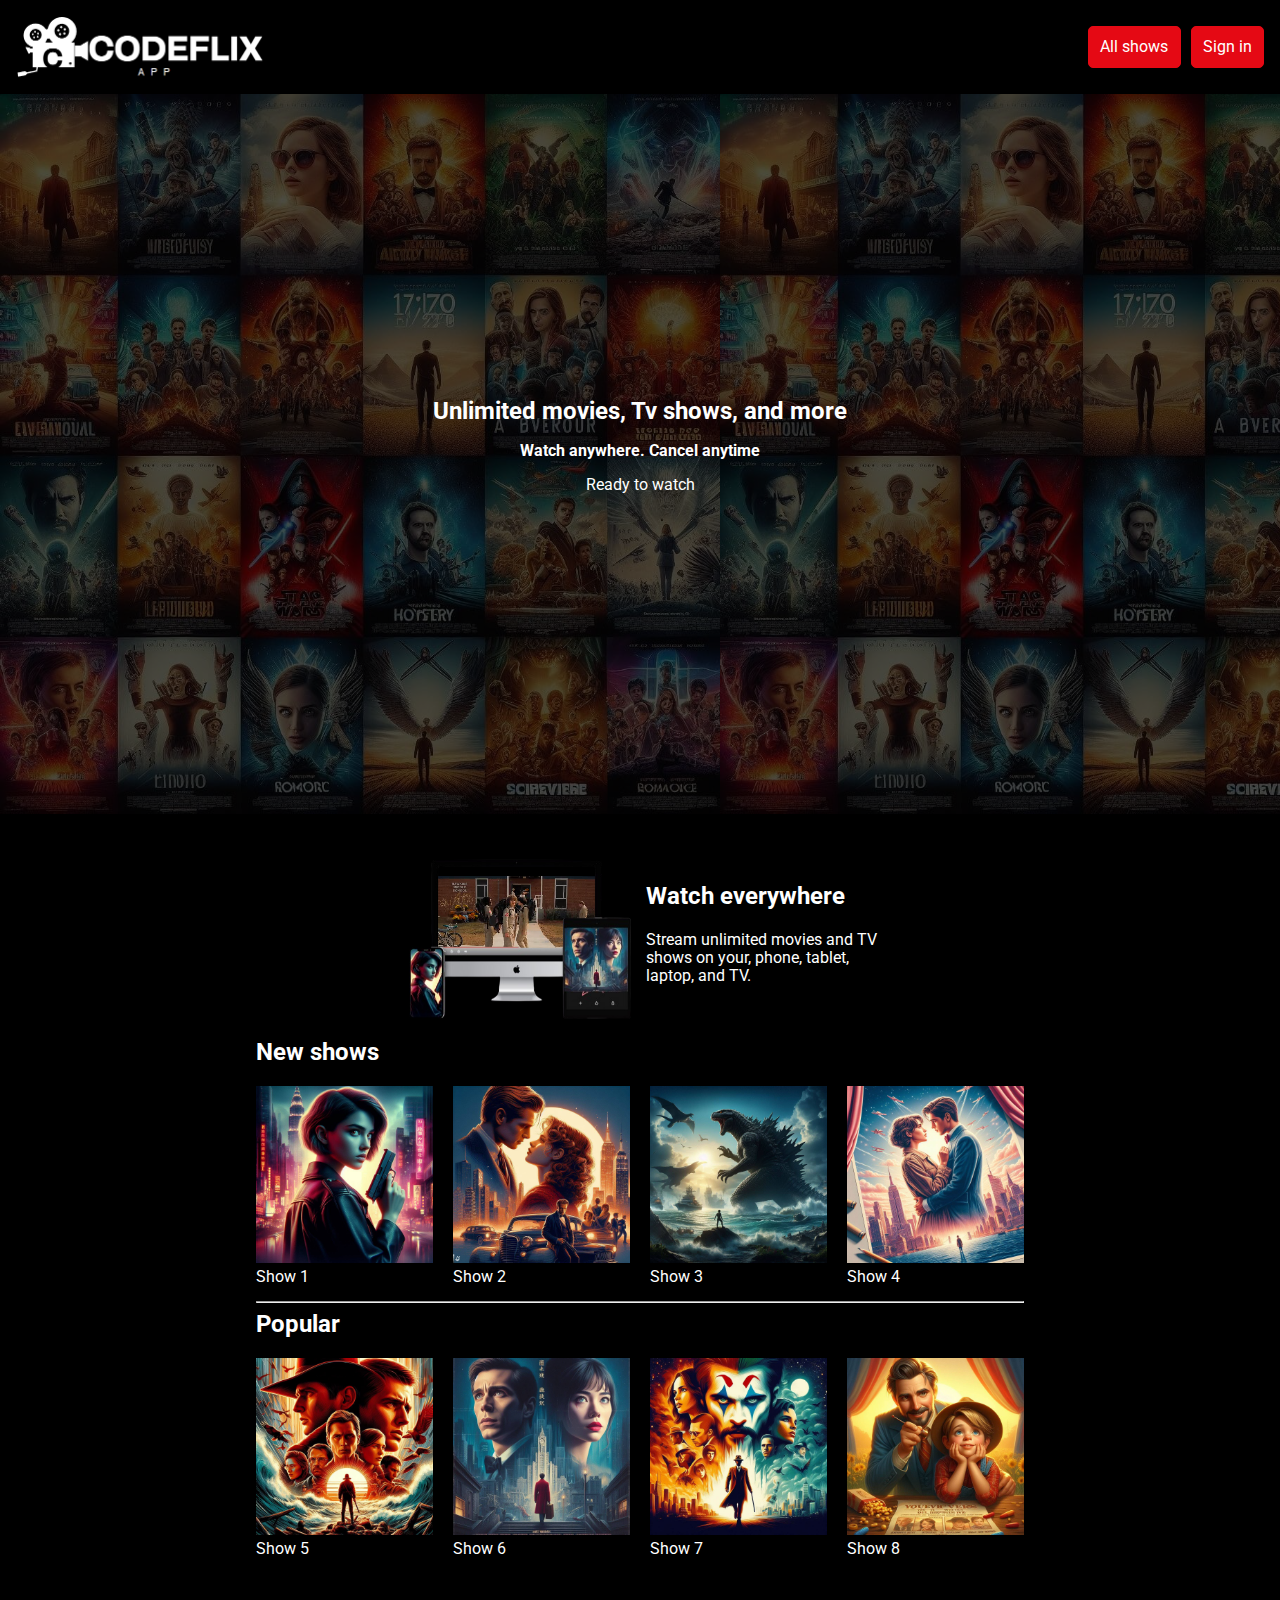
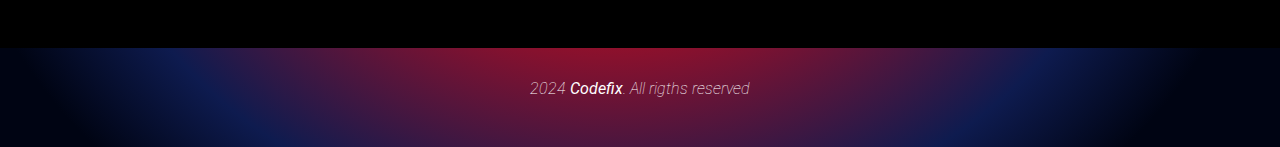
<file: index.html>
<!DOCTYPE html>
<html lang="en">
<head>
    <meta charset="UTF-8">
    <meta name="viewport" content="width=device-width, initial-scale=1.0">
    <title>Codeflix</title>
    <meta property ="og.title" content="Codeflix">
    <meta property ="og:description" content="Codeflix - Keepcoding HTML & CSS examples">
    <meta property ="og:image" content="https://github.com/KeepCodingWeb18/html-css/blob/main/assets/app/catalog.jpg?raw=true">
    <link rel="stylesheet" href="./styles/normalize.css"> <!--importante que siempre este al principio para que no sobreescriba otros estilos-->
    <link rel="stylesheet" href="./styles/common.css">
    <link rel="stylesheet" href="./styles/footer.css">
    <link rel="stylesheet" href="./styles/banner.css">
    <link rel="stylesheet" href="./styles/header.css">
    <link rel="stylesheet" href="./styles/componentes.css">
    <link rel="stylesheet" href="./styles/info.css">
    <link rel="stylesheet" href="./styles/shows.css">
    <link rel="preconnect" href="https://fonts.googleapis.com">
    <link rel="preconnect" href="https://fonts.gstatic.com" crossorigin>
    <link href="https://fonts.googleapis.com/css2?family=Roboto:ital,wght@0,100..900;1,100..900&display=swap" rel="stylesheet">
    <!-- 
    <style> 
     /*
    selector de id
    */
    #title{
        color: purple
    }
    /*
    selector de clase
    */
    p.white-bg {
        background-color: white;
    }
    .purple {
        color: purple !important;
    }
    /*
    selector de tag
    */
    p {
        color: red;
        background-color: black;
        color: white;
    }
    p{
        color: green;
    }
    

    </style>
    -->

    
</head>
<body class="main-bg">
    <header class="header">
        <img src="./assets/app/codeflix.png" alt="">
    <nav class="nav">
        <ul class="list">
            <li>
                <a class="btn hide" href="#title">All shows</a>
            </li>
            <li>
                <a class="btn" href="./signin.html">Sign in</a>
                <!--<a class="btn" href="https://google.com" target="_blank">Google</a>-->
            </li>
        </ul>
    </nav>
</header>
    <!--
    <h1 id="title">CodeFlix</h1> h1 solo uno por pagina. No tiene que ser siempre visible, se luede mostrar solo a lectores de paginas
    <h2>Shows</h2> --No saltar niveles
    <h3>Heading 3</h3>
    <hr> --cambia lo que estamos haciendo, es un corte, es un break de tema
    -->
    <section class="banner">
        <div class="image"></div>
        <div class="content">
            <p class="heading-1">Unlimited movies, Tv shows, and more</p>
            <p class="heading-2">Watch anywhere. Cancel anytime</p>
            <p>Ready to watch</p>
        </div>
    </section>
    <main class="main">
    <section class="info">
        <div>
            <h2 class="heading-2">Watch everywhere</h2>
            <p>Stream unlimited movies and TV shows on your, phone, tablet, laptop, and TV.</p>
        </div>
        <div class="assets">
            <video src="./assets/app/video-devices.m4v" muted autoplay loop></video>
            <img src="./assets/app/device-pile.png" alt="">
        </div>
    </section>
    <section class="all-shows">
        <section class="new-shows">
            <h2>New shows</h2>
            <ul class="list">
                <li>
                    <figure>
                        <img src="./assets/series/serie_1.jpg" alt="portada serie 1">
                        <figcaption>Show 1</figcaption>
                    </figure>
                </li>
                <li>
                    <figure>
                        <img src="./assets/series/serie_2.jpg" alt="portada serie 2">
                        <figcaption>Show 2</figcaption>
                    </figure>
                </li>
                <li>
                    <figure>
                        <img src="./assets/series/serie_3.jpg" alt="portada serie 3">
                        <figcaption>Show 3</figcaption>
                    </figure>
                </li>
                <li>
                    <figure>
                        <img src="./assets/series/serie_4.jpg" alt="portada serie 4">
                        <figcaption>Show 4</figcaption>
                    </figure>
                </li>
            </ul>
        </section>
        <hr>
        <section>
            <h2>Popular</h2>
            <ul class="list">
                <li>
                    <figure>
                        <img src="./assets/series/serie_5.jpg" alt="portada serie 5">
                        <figcaption>Show 5</figcaption>
                    </figure>
                </li>
                <li>
                    <figure>
                        <img src="./assets/series/serie_6.jpg" alt="portada serie 6">
                        <figcaption>Show 6</figcaption>
                    </figure>
                </li>
                <li>
                    <figure>
                        <img src="./assets/series/serie_7.jpg" alt="portada serie 7">
                        <figcaption>Show 7</figcaption>
                    </figure>
                </li>
                <li>
                    <figure>
                        <img src="./assets/series/serie_8.jpg" alt="portada serie 8">
                        <figcaption>Show 8</figcaption>
                    </figure>
                </li>
            </ul>
        </section>
    </section>
    </main>
    <footer class="footer">
        <p>2024 <strong>Codefix</strong>. All rigths reserved</p>
    </footer>
</body>
</html>
</file>
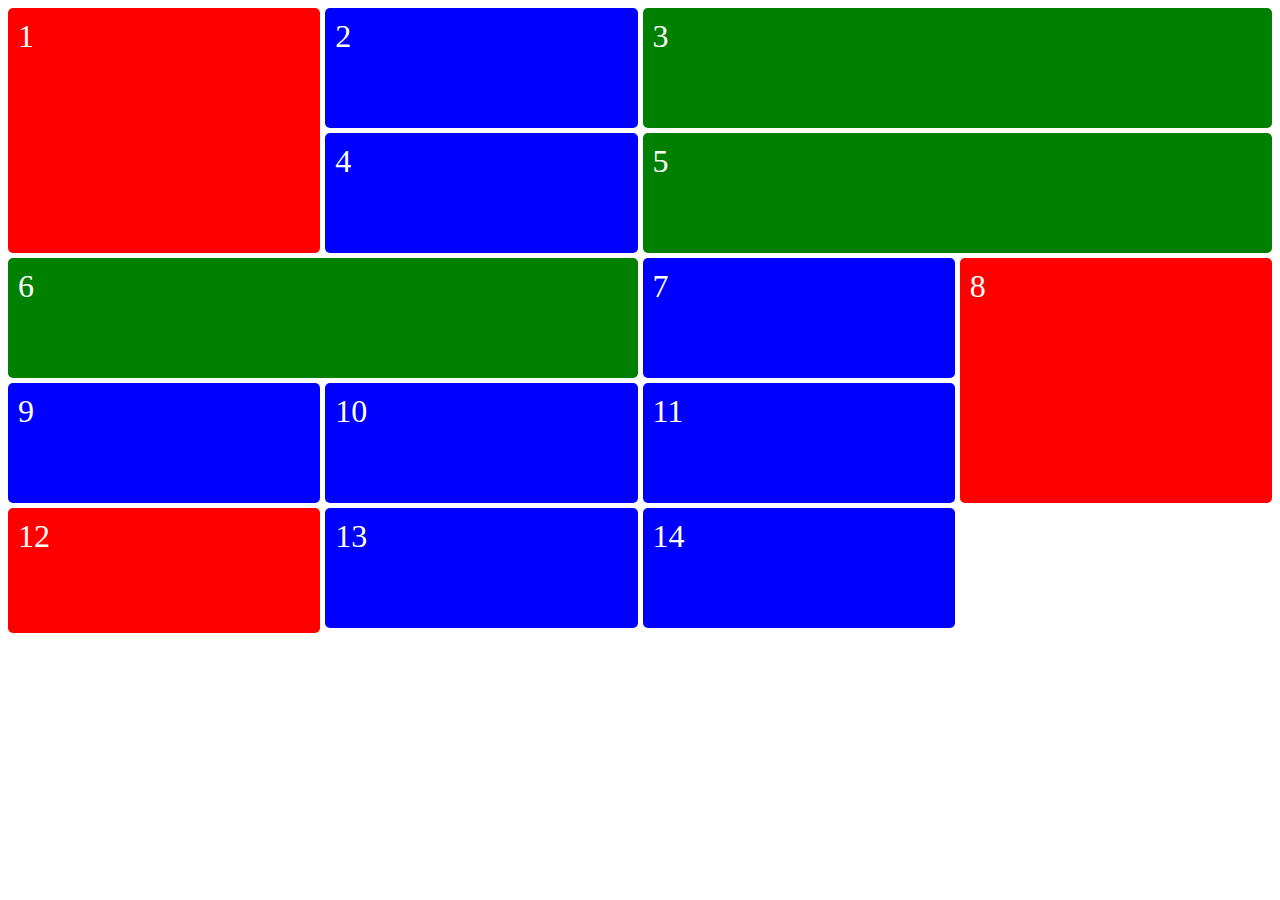
<file: advent.html>
<!DOCTYPE html>
<html lang="en">
<head>
    <meta charset="UTF-8">
    <meta name="viewport" content="width=device-width, initial-scale=1.0">
    <title>Advent</title>
    <style>
        .container {
            display: grid;
            grid-template-columns: repeat(4, 1fr);
            gap: 5px;
        }
        .item{
           background-color: blue;
           min-height: 100px;
           padding: 10px;
           border-radius: 5px; 
           color: white;
           font-size: 2rem;
           grid-column: span;
           grid-row: span;
        }
        .tall{
            background-color: red;
            grid-row: span 2;
        }

        .wide {
            background-color: green;
            grid-column: span 2;
        }
    </style>
</head>
<body>
    <div class="container">
        <div class="item tall">1</div>
        <div class="item">2</div>
        <div class="item wide">3</div>
        <div class="item">4</div>
        <div class="item wide">5</div>
        <div class="item wide">6</div>
        <div class="item">7</div>
        <div class="item tall">8</div>
        <div class="item">9</div>
        <div class="item">10</div>
        <div class="item">11</div>
        <div class="item tall">12</div>
        <div class="item">13</div>
        <div class="item">14</div>

    </div>
</body>
</html>
</file>
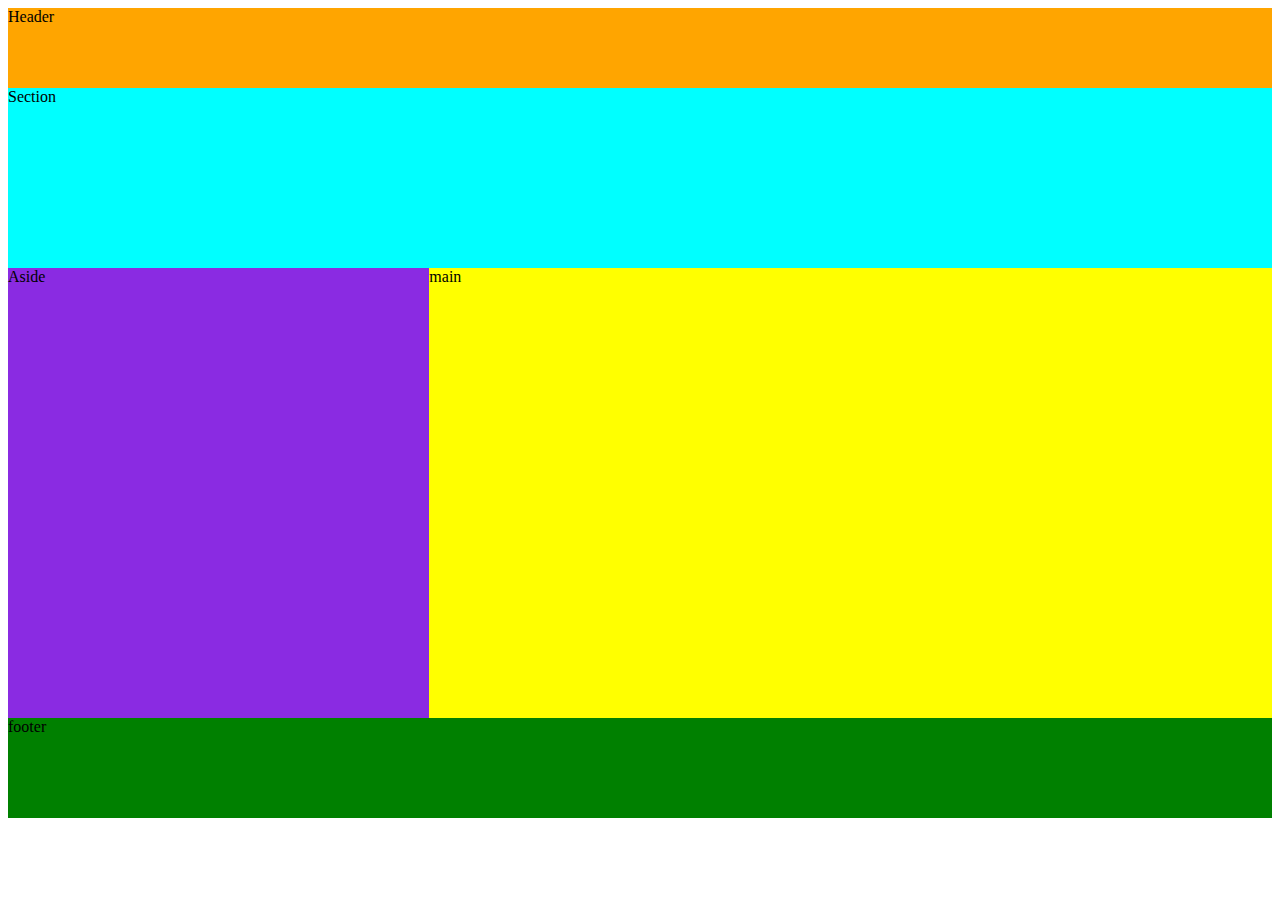
<file: grid-example.html>
<!DOCTYPE html>
<html lang="en">
<head>
    <meta charset="UTF-8">
    <meta name="viewport" content="width=device-width, initial-scale=1.0">
    <title>Document</title>
    <style>
        body {
            display: grid;
            grid-template-columns: repeat(3, 1fr);
            grid-template-rows: 80px 20vh 50vh 100px;
            grid-template-areas: 
              "header header header"
              "section section section"
              "aside main main"
              "footer footer footer";
              
        }
        header{
            background-color: orange;
            grid-area: header;
            /* grid-column-start:1 ;
            grid-column-end: 4;
            grid-row-start: 1;
            grid-row-end: 2; */ */
            /* grid-row: 1 / 2;
            grid-column: 1 / 4; */
        }
        section {
            background-color: aqua;
            grid-area: section;
            /* grid-row: 2 / 3;
            grid-column: 1 / 4; */
        }
        aside{
            background-color: blueviolet;
            grid-area: aside;
            /* grid-column: 1 / 2;
            grid-row: 3 / 4; */
        }
        main{
            background-color: yellow;
            grid-area: main;
            /* grid-column: 2 / 4;
            grid-row: 3 / 4; */
        }
        footer{
            background-color: green;
            grid-area: footer;
            /* grid-column: 1 / 4;
            grid-row: 4 / 5; */
        }
    </style>
</head>
<body>
    <header>Header</header>
    <section>Section</section>
    <aside>Aside</aside>
    <main>main</main>
    <footer>footer</footer>
</body>
</html>
</file>
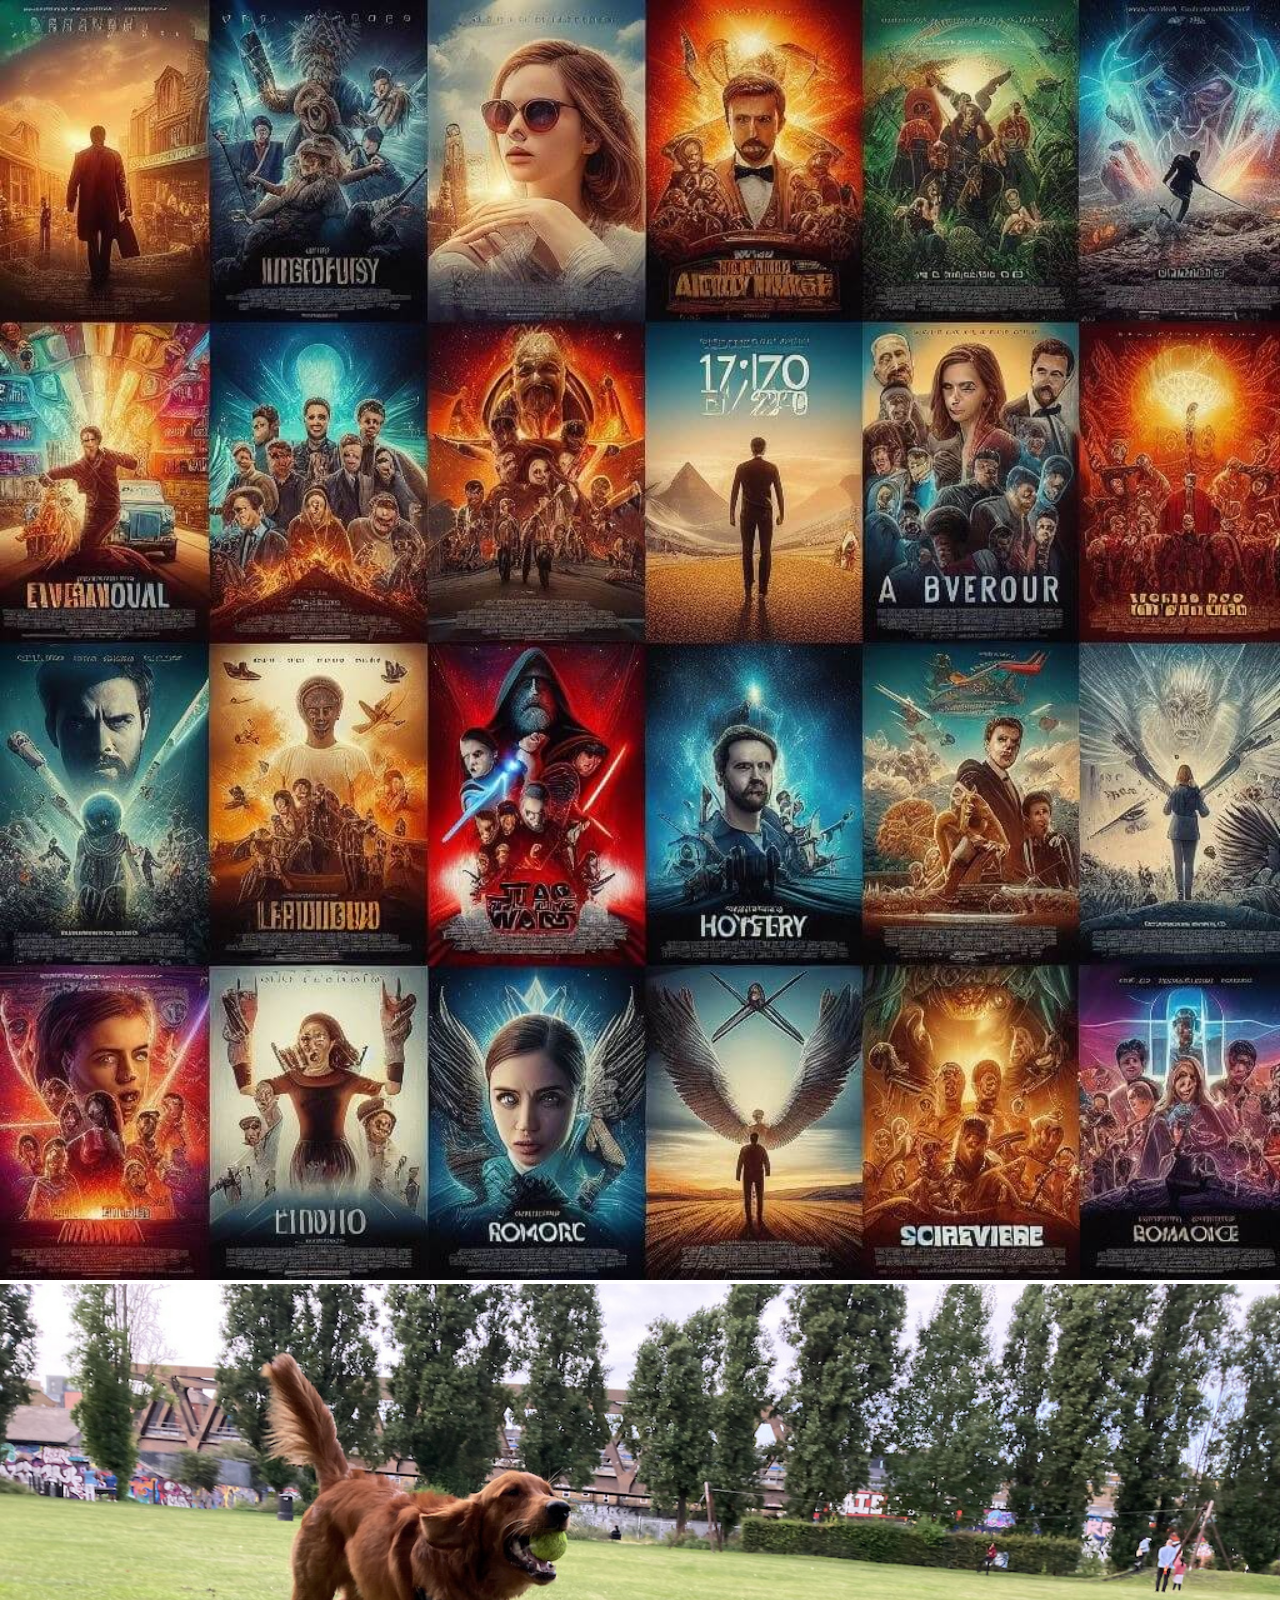
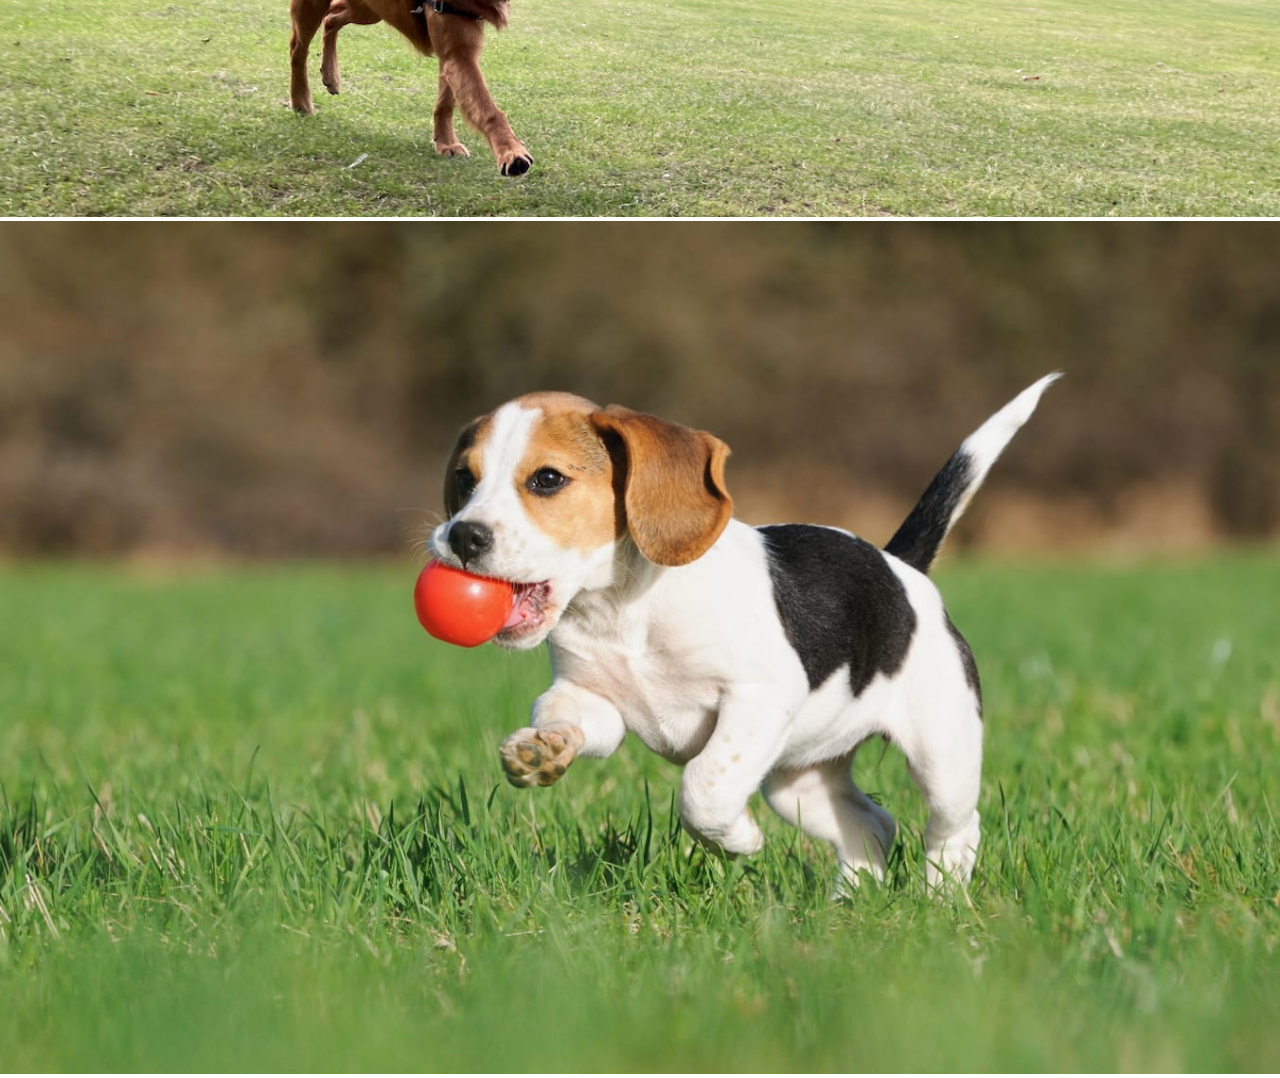
<file: responsive.html>
<!DOCTYPE html>
<html lang="en">
<head>
    <meta charset="UTF-8">
    <meta name="viewport" content="width=device-width, initial-scale=1.0">
    <title>Document</title>
    <style>
        body {
            margin: 0;
        }
        img {
            width: 100%;
        }
        .catalog {
            background-color: aqua;
        }
    </style>
</head>
<body>
    <!--1. posiciones-->
    <img class="catalog" src="./assets/app/catalog.jpg" alt="">
    <!--2. picture-->
    <picture>
        <source srcset="./assets/responsive-images/dog_large.jpg" media="(width > 1200px)">
        <source srcset="./assets/responsive-images/dog_medium.jpg" media="(width > 800px)">
        <source srcset="./assets/responsive-images/dog_small.jpg">
        <img src="./assets/responsive-images/dog_large.jpg" alt="">
    </picture>
    <!--3. srcset-->
    <img src="./assets/responsive-images/dog_c_scalew_1089.jpg" 
    srcset= "./assets/responsive-images/dog_c_scalew_591.jpg 591w,
    ./assets/responsive-images/dog_c_scalew_1089.jpg 1089w,
    ./assets/responsive-images/dog_c_scalew_1352.jpg 1352w
    "
    >
</body>
</html>
</file>
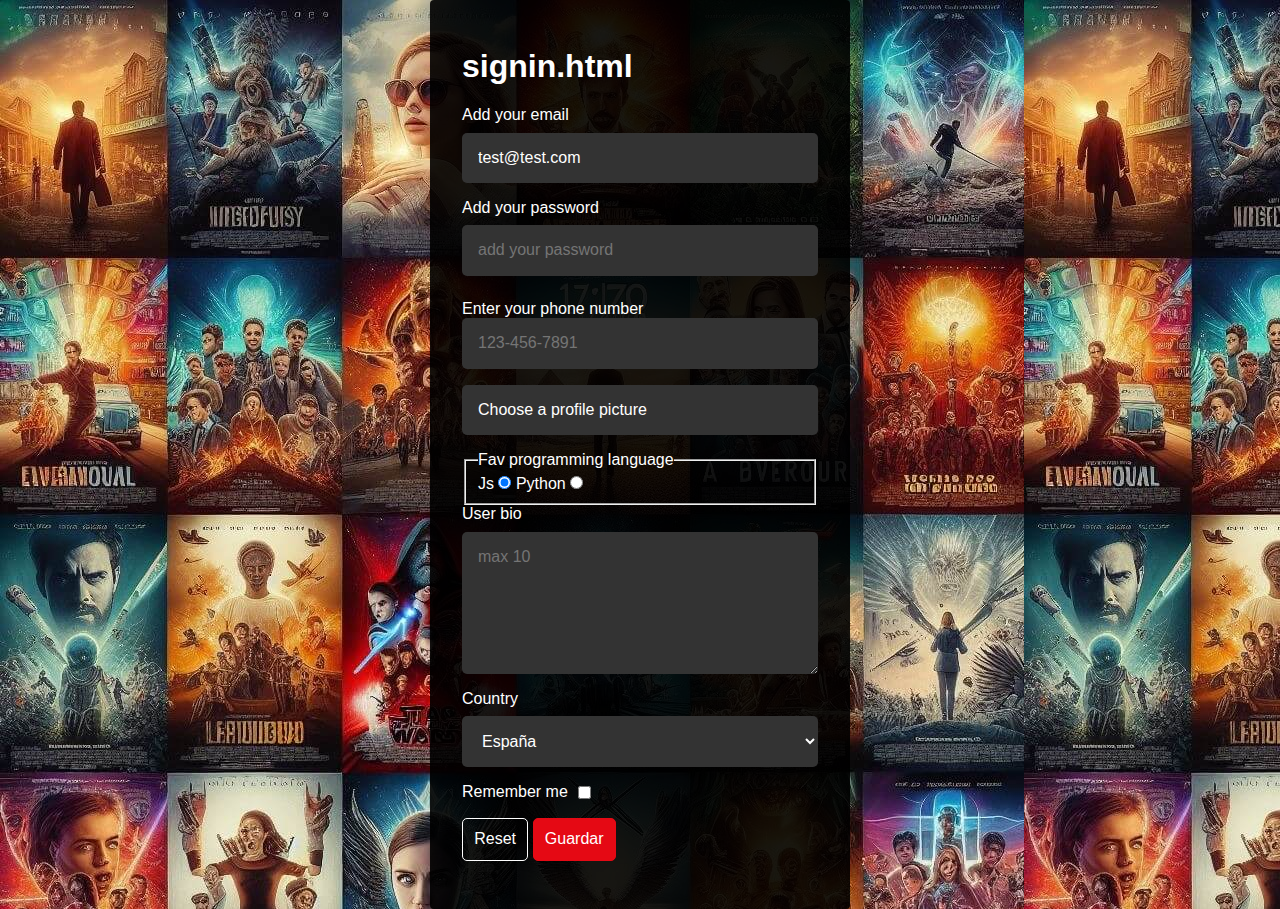
<file: signin.html>
<!DOCTYPE html>
<html lang="en">
<head>
    <meta charset="UTF-8">
    <meta name="viewport" content="width=device-width, initial-scale=1.0">
    <title>Codeflix | signIn</title>
    <link rel="stylesheet" href="./styles/normalize.css"> <!--importante que siempre este al principio para que no sobreescriba otros estilos-->
    <link rel="stylesheet" href="./styles/common.css">
    <link rel="stylesheet" href="./styles/componentes.css">
    <link rel="stylesheet" href="./styles/signin.css">
</head>
<body class="main-bg container">
    <main class="card">
        <h1>signin.html</h1>
        <form action="./registro" method="post" novalidate>
            <div class="form-element">
                <label for="mail">Add your email</label>
                <input required type="email" name="email" id="mail" autocomplete="off" value="test@test.com">
            </div>
            <div class="form-element">
                <label for="password">Add your password</label>
                <input 
                required 
                readonly
                type="password" 
                name="password" 
                id="password" 
                placeholder="add your password"
                >        
            </div>
            <div class="form-element">
                <label for="tel"></label>Enter your phone number
                <input  
                type="tel" 
                name="telephone" 
                id="tel" 
                autocomplete="off" 
                placeholder="123-456-7891"
                pattern="[0-9]{3}-[0-9]{3}-[0-9]{4}"
                title="Expected format: 123-123-2345"
                required
                >
            
            </div>
            <div class="file-element">
                <label for="profile">Choose a profile picture</label>
                <input type="file" name="profile" id="profile" accept="image/png">
            </div>
            <fieldset>
                <legend>Fav programming language</legend>
                <label for="js">Js</label>
                <input type="radio" name="fav" id="js" value="js" checked>
                <label for="python">Python</label>
                <input type="radio" name="fav" id="python" value="python">
            </fieldset>
            <!--
            <fieldset>
                <legend>Want to learn</legend>
                <label for="jsc">Js</label>
                <input type="checkbox" name="learn" id="js" value="js" checked>
                <label for="python">Python</label>
                <input type="checkbox" name="learn" id="python" value="python">
                <label for="python">.Net</label>
                <input type="checkbox" name="learn" id="net" value="net">
            </fieldset>
            -->
            <div class="form-element" >
                <label for="remember">User bio</label>
                <textarea placeholder="max 10" maxlength="10" name="bio" id="bio" rows="6"></textarea>
            </div>
            <!-- <div>
                <button type="button">click</button>      
            </div> -->
            <div class="form-element">
                <label for="country">Country</label>
                <select required name="country" id="country">
                    <option value="es">España</option>
                    <option value="co">Colombia</option>
                    <option value="usa">Usa</option>
                </select>
            </div>
            <div class="form-element row">
                <label for="remember">Remember me</label>
                <input type="checkbox" name="remember" id="remember">
            </div>
            <div>
                <input class="btn secondary" type="reset" value="Reset">
                <button class="btn" type="submit">Guardar</button>      
            </div>  
        </form> 
    </main>
</body>
</html>
</file>
<file: styles/common.css>
/*
colores,tamaños, etc , la mayoria son heredables, con solo ponerlo en una atiqueta es heredable 
*/
:root {
    --bg-color: #000;
    --main-text-color: #fff;
    --main-brand-color: #e50914 ;
    --main-brand-color-light: #e44c54;
    --border-size: 16px;
    --input-bg-color: #333;
    font-size: 16px;
    font-family: "Roboto",Arial, Helvetica, sans-serif; /* las comillas lo que ahcen es que si no carga una carga la siguiente*/
}

.sr-only:not(:focus):not(:active) {
    clip: rect(0 0 0 0); 
    clip-path: inset(50%);
    height: 1px;
    overflow: hidden;
    position: absolute;
    white-space: nowrap; 
    width: 1px;
  }

.main-bg {
    background-color: black;
    color: white;
    background-color: var(--bg-color);
    color: var(--main-text-color);
}
* {
    box-sizing: border-box;
}

p {
    margin: 0;
    margin-bottom: 1rem;  /* esto deja los margenes hacia abajo*/
}

h1, h2, h3, h4, p {
    margin-top: 0;
}

a {
    text-decoration: none;
}

a.hide {
    display: none;
}

@media screen and (width > 768px) {
    a.hide {
        display: block;
    }
}

@media print {
    /* body header.header {
    display: none;
    
}
    body footer.footer {
        display: none;
    }
    body section.banner {
        display:none ;
    }
    */

    body {
        header.header, footer.footer, section.banner {
            display: none;
        }
    }
}

@media screen and (prefers-color-scheme: light)  {
    :roor{
        --bg-color: #fff;
        --main-text-color: #000;
    }
}
</file>
<file: styles/footer.css>
/*
.footer {
    background-color: blue;
    margin-top: 200px;
    margin-bottom: 250px;
    margin-right: 40px;
    margin-left: 20px;
    /*        T-   R-   B -   
    margin: 200px 40px 250px 20px;
    /*y - 
    margin: 200px 40px;
    /*YX
    margin: 40px;
    /*paddin-top
    padding: 20px;
    border-color: red;
    border-width: 2px;
    border-style: solid;
    border: 2px solid red;
    text-align: center;

    font-size: 1em;
    font-weight: 400;

    strong {
        font-size: 1.005rem;
    }

}
*/

.footer {
    font-style: italic;
    text-align: center;
    font-weight: 100;
    padding: 2em 0;
    background: radial-gradient(circle, rgba(229,9,20,1) 0%, #0e1b4f 70%, #000413 100%);
}

@media screen and (width > 768px) {
    .footer {
        background: radial-gradient(51.39% 511.66% at 47.68% -217.91%, #ff9900 0%, #e50914 17.27%, #0e1b4f 79.44%, #000413 100%);
        }
}
</file>
<file: styles/banner.css>
.banner {
    text-align: center;
    /* height: 75vh; */
    height: 80vh;
    position: relative;
    display: flex;
    align-items: center;
    justify-content: center;
    margin-bottom: 2rem;
    .image {
        background-color: var(--bg-color);
        background-image: url('./../assets/app/catalog.jpg');
        background-repeat: repeat;
        background-size: contain;
        position: absolute;
        top: 0;
        bottom: 0;
        left: 0;
        right: 0;
        opacity: 0.3;

    }
    .content{
        position: relative;
        z-index: 1;
        
    }
}
</file>
<file: styles/header.css>
.header {
    position: sticky;
    top: 0;
    background-color: black;
    z-index: 99;
    display: flex;
    justify-content: space-between;
    padding: 1rem ;
    align-items: center;
    img {
        width: 20%;
        max-width: 250px;
        min-width: 200px;
    }

}

.header .nav .list{
    list-style: none;
    margin: 0;
    padding: 0;
    display: flex;
    gap: 10px;
}
</file>
<file: styles/componentes.css>
/*button*/
.btn {
    color: var(--main-text-color);
    background-color: var(--main-brand-color);
    text-decoration: none;
    padding: 0.7rem;
    display: inline-block;
    border-radius: 5px;
    border:  1px solid var(--main-brand-color);
    /* transition-property: background-color;
    transition-duration: 10s; */
    transition: background-color 0.4s;
    &.secondary {
        background-color: transparent;
        border: 1px solid var(--main-text-color);
    }
    /* &.error {
        width: 72.925px;
        background-color: var(--main-brand-color) ;
        transition: width 4s;
    } */
}

@media screen and (hover: hover) {
    .btn {
        cursor: pointer;
    }
    .btn:hover {
        background-color: var(--main-brand-color-light);
    }
    /* .btn.error:hover{
        width: 100px;
        background-color: yellow;
    } */
    .btn.secondary:hover {
        background-color: transparent;
    }
}

.heading-1 {
    font-size: 1.5rem;
    font-weight: 700;
}

.heading-2 {
    font-weight: 700;
}

.form-element {
    display: flex;
    flex-direction: column;
    margin-bottom: 1rem;
    label {
        margin-bottom: 0.5rem;
    }
    input, textarea, select {
        border: none;
        padding: 1rem;
        border-radius: 5px;
        background-color: var(--input-bg-color);
        color: var(--main-text-color);
    }
    &.row {
        flex-direction: row;
        gap: 10px;
        label {
            margin: 0;
        }
    }
}


.file-element{
    margin-bottom: 1rem;
    label {
        display: block;
        background-color: var(--input-bg-color);
        color: var(--main-text-color);
        padding: 1rem;
        border-radius: 5px;
    }
    input[type="file"] {
        display: none;
    }
}
</file>
<file: styles/info.css>
.main {
    width: 90%;
    margin: 0 auto;
    max-width:  768px;
}

.info {
    .assets {
        display: flex;
        justify-content: center;
        position: relative;
        img {
            width: 16em;
            z-index: 1;
        }
        video {
            position: absolute;
            width: 10em;
            top: 30px;
        }
    }
}

@media screen and (width > 768px) {
    .info {
        display: flex;
        flex-direction: row-reverse;
        align-items: center;
        justify-content: center;
        max-width: 500px;
        margin: 0 auto;
    }
}
</file>
<file: styles/shows.css>
figure {
    margin: 0;
}
.all-shows{
    margin-bottom: 4vh;
}

@media screen and (width > 768px){
    .all-shows{
        margin-bottom: 10vh;
    }
}
.list{
    list-style: none;
    margin: 0;
    padding: 0;
    img{
        width: 100%;
    }
    /* display: flex;
    gap: 10px;
    flex-wrap:wrap ;
    li{
        width: calc(50% - 20px);
    } */
    display: grid;
    grid-template-columns: repeat(auto-fit, minmax(160px, 1fr));
    gap: 20px;
}

.new-shows{
    margin-bottom: 15px;
}

/* @media screen and (width > 768px) {
    .list{
        grid-template-columns: repeat(4, 1fr);
    }
} */
</file>
<file: styles/signin.css>
.container {
    background-image: url('../assets/app/catalog.jpg');
}

.card {
    max-width: 420px;
    margin: 0 auto;
    background-color: rgba(0, 0, 0, 0.9);
    padding: 3rem 2rem;
    border-radius: 4px;
}
</file>
